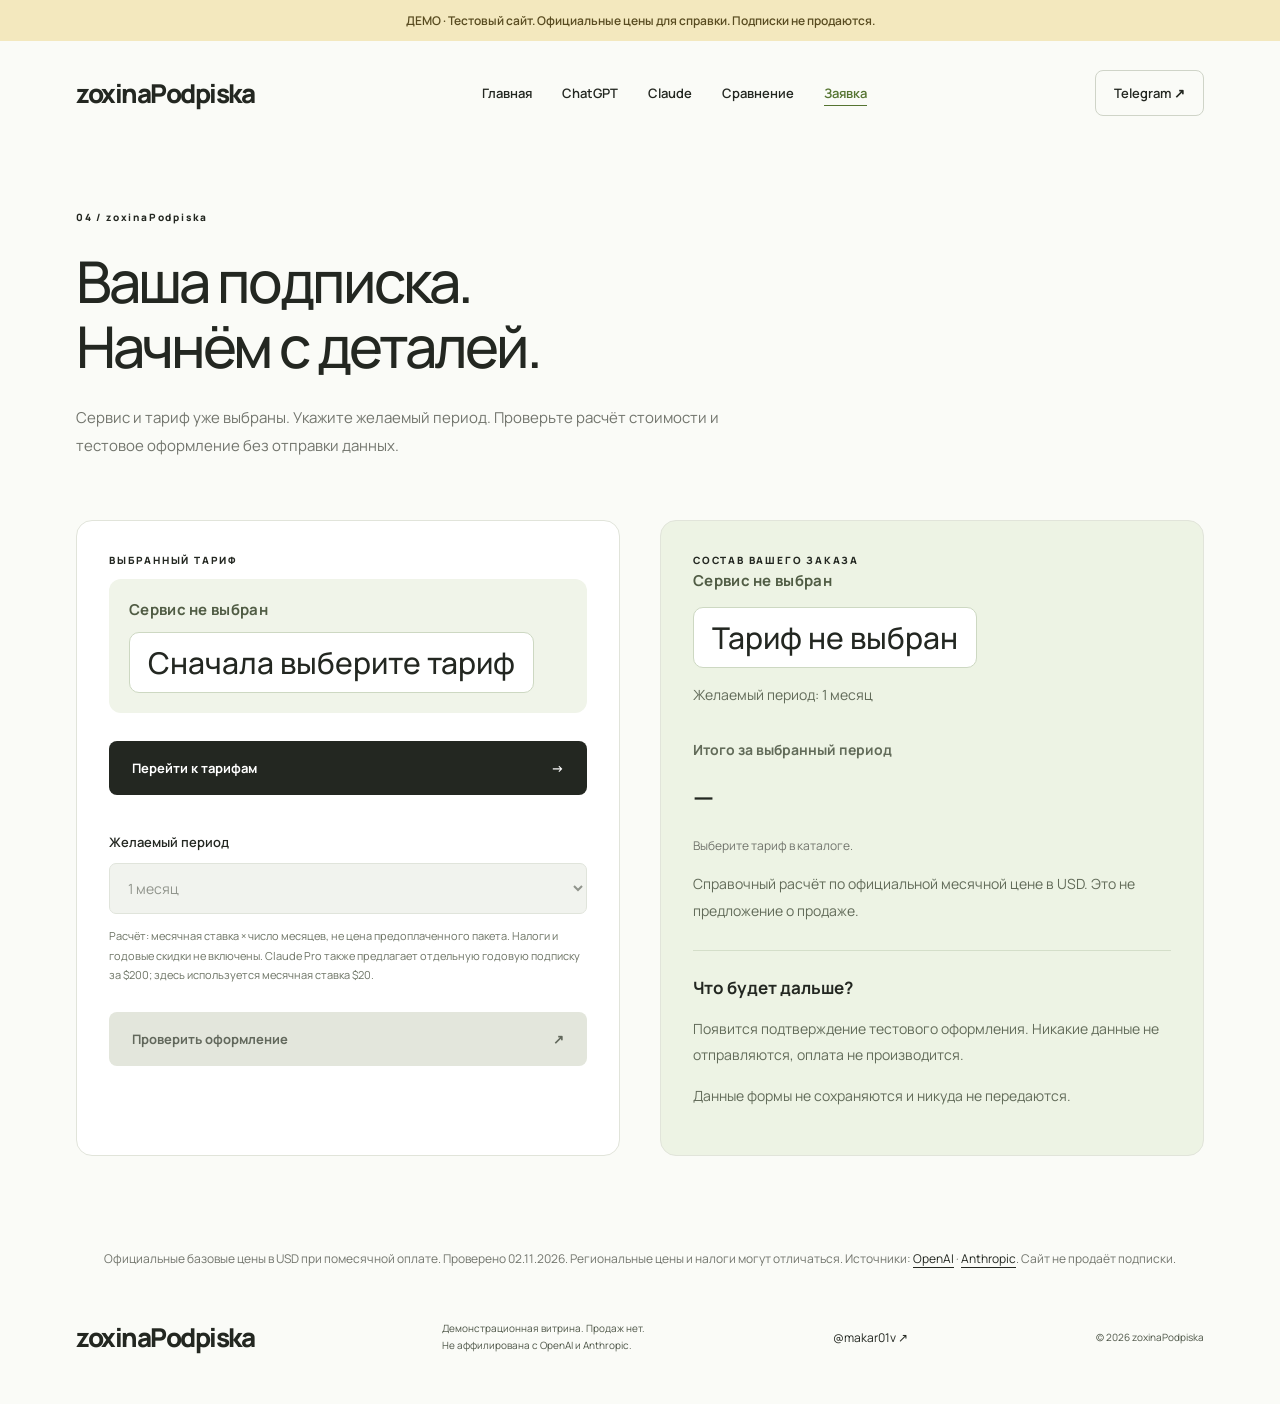
<file: order.html>
<!doctype html>
<html lang="ru"><head><meta charset="UTF-8"><meta name="viewport" content="width=device-width,initial-scale=1"><meta name="description" content="Оформление заявки. Выберите подписку и уточните условия в Telegram."><title>Оформление заявки — zoxinaPodpiska</title><link rel="stylesheet" href="style.css"></head><body><div class="demo-banner">ДЕМО · Тестовый сайт. Официальные цены для справки. Подписки не продаются.</div><header class="wrap nav"><a class="brand" href="index.html">zoxinaPodpiska</a><nav aria-label="Основная навигация"><a href="index.html">Главная</a><a href="chatgpt.html">ChatGPT</a><a href="claude.html">Claude</a><a href="compare.html">Сравнение</a><a href="order.html" aria-current="page">Заявка</a></nav><a class="contact" href="https://t.me/makar01v" target="_blank" rel="noopener noreferrer">Telegram ↗</a></header><main><section class="wrap page-intro"><div class="eyebrow">04 / zoxinaPodpiska</div><h1>Ваша подписка.<br>Начнём с деталей.</h1><p>Сервис и тариф уже выбраны. Укажите желаемый период. Проверьте расчёт стоимости и тестовое оформление без отправки данных.</p></section><section class="wrap order-layout"><form id="order-form" class="order-form"><div class="eyebrow">ВЫБРАННЫЙ ТАРИФ</div><div class="selected-product"><p id="selected-service" class="selected-service">Сервис не выбран</p><h2 id="selected-plan" class="plan-badge">Сначала выберите тариф</h2></div><a id="change-plan" class="change-plan" href="compare.html" hidden>Изменить тариф →</a><p id="selection-help"><a class="button dark" href="compare.html">Перейти к тарифам <span aria-hidden="true">→</span></a></p><label for="term">Желаемый период</label><select id="term" name="term"><option>1 месяц</option><option>3 месяца</option><option>12 месяцев</option></select><p class="field-note">Расчёт: месячная ставка × число месяцев, не цена предоплаченного пакета. Налоги и годовые скидки не включены. Claude Pro также предлагает отдельную годовую подписку за $200; здесь используется месячная ставка $20.</p><button class="button dark" type="submit" disabled>Проверить оформление <span>↗</span></button><noscript><p>Для проверки формы включите JavaScript. Продажи на сайте отключены.</p></noscript><p id="demo-result" role="status" hidden></p></form><aside class="order-summary"><div class="eyebrow">СОСТАВ ВАШЕГО ЗАКАЗА</div><p id="summary-service" class="selected-service">Сервис не выбран</p><h2 id="summary-plan" class="plan-badge">Тариф не выбран</h2><p id="summary-includes" class="summary-includes"></p><p id="summary-term">Желаемый период: 1 месяц</p><p class="total-label">Итого за выбранный период</p><div class="price" id="summary-price" aria-live="polite">—</div><p id="summary-calculation">Выберите тариф в каталоге.</p><p>Справочный расчёт по официальной месячной цене в USD. Это не предложение о продаже.</p><hr><h3>Что будет дальше?</h3><p>Появится подтверждение тестового оформления. Никакие данные не отправляются, оплата не производится.</p><p class="field-note">Данные формы не сохраняются и никуда не передаются.</p></aside></section><p class="catalog-note">Официальные базовые цены в USD при помесячной оплате. Проверено 02.11.2026. Региональные цены и налоги могут отличаться. Источники: <a href="https://learn.chatgpt.com/docs/pricing" target="_blank" rel="noopener noreferrer">OpenAI</a> · <a href="https://claude.com/pricing" target="_blank" rel="noopener noreferrer">Anthropic</a>. Сайт не продаёт подписки.</p></main><footer class="wrap"><a class="brand" href="index.html">zoxinaPodpiska</a><p>Демонстрационная витрина. Продаж нет.<br>Не аффилирована с OpenAI и Anthropic.</p><a href="https://t.me/makar01v" target="_blank" rel="noopener noreferrer">@makar01v ↗</a><span>© 2026 zoxinaPodpiska</span></footer><script src="app.js"></script></body></html>
</file>
<file: style.css>
@import url('https://fonts.googleapis.com/css2?family=Manrope:wght@400;500;600;700;800&display=swap');
:root{--ink:#232721;--muted:#72756d;--green:#d9efb0;--paper:#fafbf7;--line:#e1e4da}*{box-sizing:border-box}html{scroll-behavior:smooth;scroll-padding-top:24px}body{margin:0;background:var(--paper);color:var(--ink);font-family:Manrope,Arial,sans-serif}a{color:inherit;text-decoration:none}button,select{font:inherit}.wrap{max-width:1200px;margin:auto;padding-left:36px;padding-right:36px}.nav{height:104px;display:flex;align-items:center;justify-content:space-between;gap:25px}.brand{font-size:26px;font-weight:800;letter-spacing:-1.5px;display:flex;align-items:center;gap:6px}.brand-icon{font-size:35px;letter-spacing:-4px;margin-right:8px}.brand-icon span{color:#86a750}.dot{font-size:12px;align-self:flex-start;padding-top:7px;letter-spacing:0}.nav nav{display:flex;gap:30px;font-size:13px;font-weight:600}.contact{border:1px solid #cfd4c8;border-radius:8px;padding:13px 18px;font-size:13px;font-weight:600}.contact span{margin-left:20px}.hero{display:grid;grid-template-columns:1.15fr 1fr;align-items:center;min-height:590px;padding-top:50px;padding-bottom:70px}.eyebrow{font-size:10px;letter-spacing:1.8px;font-weight:800;display:flex;align-items:center;gap:9px}.eyebrow>span{width:6px;height:6px;background:#68893f;border-radius:50%}h1{font-size:clamp(38px,4.5vw,61px);letter-spacing:-3px;line-height:1.13;font-weight:500;margin:25px 0}h1 em{font-style:normal;background:linear-gradient(transparent 62%,#dfefc3 62%);white-space:nowrap}.hero-copy>p{color:var(--muted);font-size:15px;line-height:1.85;margin:25px 0 30px}.button{display:flex;align-items:center;justify-content:space-between;gap:35px;border-radius:8px;padding:18px 23px;font-size:13px;font-weight:700;transition:transform .2s,background .2s}.button:hover{transform:translateY(-3px)}.dark{background:var(--ink);color:white}.hero .button{width:240px}.hero-note{font-size:11px;color:#7b8073;margin-top:20px;display:flex;gap:9px;align-items:center}.hero-note span{font-size:18px}.visual{height:430px;position:relative;background:radial-gradient(ellipse,#e9f1de,transparent 67%)}.orbit{position:absolute;border:1px solid #dce4d3;border-radius:50%;inset:35px 10px;transform:rotate(-35deg)}.o2{inset:0 45px;transform:rotate(35deg)}.service-tile{position:absolute;width:195px;height:230px;border-radius:25px;box-shadow:0 20px 45px #2f402119;display:flex;flex-direction:column;align-items:center;justify-content:center}.gpt{left:28px;top:34px;background:#e0edce;transform:rotate(-12deg);z-index:2;border:1px solid #fbfff4}.claude{right:13px;top:142px;background:#f2dfd1;transform:rotate(12deg);border:1px solid #fff3e9;z-index:3}.tile-icon{font-size:78px;line-height:1.05;font-weight:400}.gpt .tile-icon{color:#455d36}.claude .tile-icon{color:#b86b50}.service-tile strong{font-size:26px;font-weight:600;letter-spacing:-1px;margin-top:15px}.service-tile>span{font-size:8px;letter-spacing:3px;margin-top:9px;color:#626954}.floating{position:absolute;z-index:4;background:white;border:1px solid #edf0e9;box-shadow:0 8px 20px #00000007;padding:14px 18px;border-radius:8px;font-size:11px}.label-one{right:0;top:55px;transform:rotate(4deg)}.label-one span{margin-left:20px}.label-two{bottom:22px;left:15px;transform:rotate(-4deg)}.label-two i{display:inline-block;width:6px;height:6px;background:#8aaa64;border-radius:50%;margin-right:7px}.spark{position:absolute;font-size:38px;color:#91a771}.s1{right:28px;top:0}.s2{left:5px;bottom:115px;font-size:28px}.visual-caption{position:absolute;bottom:-10px;right:10px;font-size:8px;letter-spacing:2px;color:#929b87}.use-strip{border-block:1px solid var(--line)}.use-strip>.wrap{display:flex;align-items:center;justify-content:space-between;padding-block:22px;gap:25px}.use-strip span{font-size:9px;letter-spacing:1.5px;color:#7b8272}.use-strip p{margin:0;font-size:18px;display:flex;align-items:center;gap:30px}.use-strip b{font-size:14px;color:#a2b68a}.services{padding-top:90px;padding-bottom:65px}.section-head{display:flex;justify-content:space-between;align-items:end;margin-bottom:35px}h2{font-size:39px;font-weight:500;letter-spacing:-1.6px;line-height:1.2;margin:19px 0 0}.section-head>p{font-size:13px;line-height:1.9;color:var(--muted);margin-bottom:0}.cards{display:grid;grid-template-columns:1fr 1fr;gap:22px}.card{padding:34px;border:1px solid #dce3d2;border-radius:16px;background:#f1f5e9}.card-claude{background:#f8f0e9;border-color:#ebdfd5}.card-top{display:flex;justify-content:space-between;align-items:center}.product-icon{font-size:43px;color:#506443}.card-claude .product-icon{color:#b57158}.tag{font-size:9px;letter-spacing:1.6px;border:1px solid #cfd8c3;padding:8px 11px;border-radius:5px}.card-claude .tag{border-color:#e0cdbf}.card h3{font-size:34px;letter-spacing:-1.3px;font-weight:600;margin:18px 0 10px}.card-intro{font-size:14px;line-height:1.8;color:#6c7364}.chips{display:flex;gap:7px;margin:20px 0 30px}.chips span{font-size:10px;background:#ffffff90;border-radius:5px;padding:7px 11px}.card-bottom{border-top:1px solid #d6decd;padding-top:23px;display:grid;grid-template-columns:1fr 1fr;align-items:center}.card-claude .card-bottom{border-color:#e7d8ca}.card label{font-size:12px;color:#626b59}select{width:100%;background:#ffffffa0;border:1px solid #d4dacd;padding:10px;border-radius:6px;color:var(--ink);font-size:12px}.price{grid-column:1/-1;font-size:27px;letter-spacing:-.8px;margin:28px 0 20px;font-weight:600;display:flex;align-items:baseline;gap:12px}.price span{font-size:10px;letter-spacing:0;font-weight:400;color:#7f8478}.card .button{grid-column:1/-1}.terracotta{background:#a36049;color:#fff}.catalog-note{text-align:center;font-size:12px;color:var(--muted);margin:24px 0 0}.catalog-note a{color:var(--ink);text-decoration:underline;text-underline-offset:4px}.steps{padding-block:35px 80px}.step-grid{display:grid;grid-template-columns:repeat(3,1fr);gap:42px;margin-top:45px}.step-grid article{border-top:1px solid var(--line);padding-top:23px}.step-grid article>span{font-size:12px;color:#8a977c}.step-grid h3{font-size:17px;font-weight:600;margin:20px 0 12px}.step-grid p{font-size:13px;line-height:1.85;color:var(--muted);max-width:290px}.faq{border-top:1px solid var(--line);display:grid;grid-template-columns:1fr 1.3fr;gap:65px;padding-top:70px;padding-bottom:85px}.faq>div>a{display:inline-block;margin-top:23px;font-size:12px;text-decoration:underline;text-underline-offset:5px}details{border-bottom:1px solid var(--line);padding:23px 0}details:first-child{padding-top:0}summary{list-style:none;cursor:pointer;font-size:14px;font-weight:600;display:flex;justify-content:space-between;gap:15px}summary::-webkit-details-marker{display:none}summary span{font-weight:400;font-size:22px;line-height:1}details[open] summary span{transform:rotate(45deg)}details p{font-size:13px;line-height:1.9;color:var(--muted);margin:15px 25px 0 0}.cta{position:relative;overflow:hidden;border-radius:16px;background:#dfedc7;padding:45px;display:flex;align-items:center;justify-content:space-between;gap:30px}.cta>div{z-index:1}.cta h2{font-size:42px}.cta p{font-size:13px;margin-bottom:20px}.cta-star{position:absolute;font-size:290px;line-height:1;left:48%;top:0;color:#d2e4b4;transform:rotate(15deg);z-index:0}footer{padding-top:43px!important;padding-bottom:40px!important;display:flex;align-items:center;justify-content:space-between;gap:22px}footer p,footer>span{font-size:10px;color:#62685c;line-height:1.7}footer>a:not(.brand){font-size:12px}a:focus-visible,summary:focus-visible,select:focus-visible{outline:3px solid #6c8a47;outline-offset:5px}@media(min-width:1450px){.hero{min-height:660px}}@media(max-width:900px){.wrap{padding-left:24px;padding-right:24px}.nav nav{gap:16px}.hero{grid-template-columns:1.15fr 1fr}h1{font-size:42px;letter-spacing:-2px}.service-tile{width:150px;height:190px}.gpt{left:10px}.claude{right:0}.tile-icon{font-size:58px}.service-tile strong{font-size:23px}.use-strip p{gap:16px;font-size:15px}.use-strip span{max-width:110px;line-height:1.7}.price{flex-wrap:wrap;gap:4px}.price span{width:100%}.cta{margin-inline:24px}.faq{gap:35px}}@media(max-width:640px){.nav{height:80px}.nav nav{display:none}.brand{font-size:23px}.contact{font-size:11px;padding:10px 13px}.contact span{margin-left:10px}.hero{grid-template-columns:1fr;padding-top:38px;padding-bottom:40px;gap:15px}.hero h1{font-size:clamp(33px,8.6vw,52px);letter-spacing:-1.7px}.hero-copy>p{font-size:13px}.eyebrow{font-size:8px;letter-spacing:1.5px}.hero .button{width:100%;max-width:310px}.hero-note{font-size:10px}.visual{height:345px;width:100%;max-width:370px;margin:auto}.service-tile{width:157px;height:189px}.gpt{left:32px;top:25px}.claude{right:18px;top:118px}.label-one{top:40px}.label-two{bottom:2px;left:8px;font-size:9px}.visual-caption{display:none}.s1{right:5px}.use-strip>.wrap{display:block;text-align:center;padding-block:20px}.use-strip span{max-width:none;font-size:8px}.use-strip p{justify-content:space-between;font-size:12px;gap:8px;margin-top:16px}.use-strip b{font-size:10px}.services{padding-top:55px;padding-bottom:30px}.section-head{display:block}.section-head>p{font-size:12px;margin-top:20px}h2{font-size:32px}.cards{grid-template-columns:1fr}.card{padding:25px}.price{display:block;font-size:27px}.price span{margin-left:8px}.catalog-note{line-height:1.9}.catalog-note a{display:block}.steps{padding-top:35px;padding-bottom:45px}.step-grid{grid-template-columns:1fr;gap:18px;margin-top:30px}.step-grid article{position:relative;padding-left:39px;padding-top:18px}.step-grid article>span{position:absolute;left:0;top:22px}.step-grid h3{margin:0 0 8px}.step-grid p{max-width:none;margin:0}.faq{grid-template-columns:1fr;padding-block:45px;gap:30px}.faq h2 br{display:none}summary{font-size:13px}.cta{padding:30px 24px;display:block}.cta h2{font-size:33px}.cta>div{position:relative}.cta>div+div{margin-top:27px}.cta-star{left:45%;font-size:240px}footer{display:grid;grid-template-columns:1fr 1fr;padding-block:30px!important}footer p{grid-row:2}footer>span{text-align:right}footer>a:not(.brand){text-align:right}}
@media(prefers-reduced-motion:reduce){html{scroll-behavior:auto}.button{transition:none}}
/* Multipage catalog and order flow */
.nav nav a[aria-current="page"]{color:#557431;text-decoration:underline;text-underline-offset:7px}.page-intro{padding-top:65px;padding-bottom:45px}.page-intro h1{max-width:900px}.page-intro>p{max-width:650px;color:var(--muted);font-size:15px;line-height:1.85}.plan-section{padding-bottom:60px}.plan-grid{display:grid;grid-template-columns:repeat(3,1fr);gap:20px}.plan-grid .card{padding:26px;display:flex;flex-direction:column}.plan-grid .card h2{font-size:40px}.plan-grid .card h3.plan-title{font-size:17px;letter-spacing:-.3px;line-height:1.5;margin-top:22px}.plan-description{font-size:13px;color:var(--muted);line-height:1.8;flex:1}.plan-note,.field-note{font-size:11px;color:#6c7364;line-height:1.8}.plan-grid .button{gap:10px;margin-top:12px}.page-bottom{border-top:1px solid var(--line);padding-block:40px 60px}.page-bottom p{max-width:650px;line-height:1.8;color:var(--muted);font-size:14px}.page-bottom>a{font-size:14px;text-decoration:underline}.filter-row{display:flex;gap:12px;margin-bottom:24px;flex-wrap:wrap}.filter-row button{padding:12px 20px;border:1px solid var(--line);background:white;color:var(--ink);border-radius:8px;cursor:pointer}.filter-row button[aria-pressed="true"]{background:var(--ink);color:white}.table-scroll{overflow-x:auto;border:1px solid var(--line);border-radius:12px}table{border-collapse:collapse;width:100%;min-width:650px;text-align:left}caption{text-align:left;padding:20px;font-weight:600;background:#edf3e4}th,td{padding:20px;border-bottom:1px solid var(--line);font-size:13px}thead{background:#f2f5ed}td a{text-decoration:underline;text-underline-offset:4px}.order-layout{display:grid;grid-template-columns:1fr 1fr;gap:40px;padding-bottom:70px}.order-form,.order-summary{padding:32px;border:1px solid var(--line);border-radius:16px}.order-form{background:white;display:flex;flex-direction:column;gap:12px}.order-form label{font-size:13px;font-weight:600;margin-top:10px}.order-form label span{font-weight:400;color:var(--muted)}.order-form select,.order-form textarea{font:inherit;font-size:14px;padding:14px;border:1px solid #d4dacd;border-radius:7px;background:var(--paper);width:100%;color:var(--ink)}.order-form textarea{resize:vertical;min-height:90px}.order-form .field-note{margin:0}.order-form button{border:0;cursor:pointer;margin-top:15px}.order-summary{background:#edf3e4;align-self:start}.order-summary>p{font-size:14px;line-height:1.9;color:#626b59}.order-summary hr{border:0;border-top:1px solid #d4dec9;margin:25px 0}.order-summary h3{font-size:17px}button:focus-visible,textarea:focus-visible{outline:3px solid #6c8a47;outline-offset:4px}[hidden]{display:none!important}@media(max-width:900px){.plan-grid{grid-template-columns:1fr}.plan-grid .card{display:block}.plan-grid .button{max-width:350px}.order-layout{gap:20px}.nav{flex-wrap:wrap;height:auto;min-height:104px;padding-block:20px}.nav nav{order:3;flex-basis:100%;justify-content:center}.plan-grid .price span{width:auto}}@media(max-width:640px){.nav nav{display:flex;justify-content:space-between;gap:9px;font-size:11px;overflow-x:auto;padding-bottom:6px}.page-intro{padding-top:35px;padding-bottom:25px}.page-intro h1{font-size:36px;letter-spacing:-1.5px}.order-layout{grid-template-columns:1fr}.order-form,.order-summary{padding:22px}.plan-section{padding-bottom:35px}.filter-row button{padding:10px 14px;font-size:12px}.plan-grid .button{max-width:none}}
/* Service chooser keeps the two existing tariff pages as destinations. */
.service-choice{width:min(680px,calc(100% - 32px));max-height:calc(100dvh - 48px);overflow:auto;padding:38px;border:1px solid var(--line);border-radius:20px;background:var(--paper);color:var(--ink);box-shadow:0 24px 100px #18200e35}.service-choice::backdrop{background:#1e291bb3;backdrop-filter:blur(5px)}.choice-close{display:flex;justify-content:flex-end;margin:-20px -18px 10px 0}.choice-close button{width:36px;height:36px;border:0;border-radius:50%;background:#e9eddf;color:var(--ink);font:inherit;font-size:25px;cursor:pointer}.service-choice h2{font-size:32px;letter-spacing:-1px}.service-choice>p{font-size:14px;color:var(--muted);line-height:1.7}.choice-grid{display:grid;grid-template-columns:1fr 1fr;gap:16px;margin-top:27px}.choice-option{display:flex;flex-direction:column;gap:12px;padding:25px 20px;border:1px solid #d3dfc4;border-radius:13px;background:#edf3e4}.choice-claude{background:#f5e7dd;border-color:#e5ccbc}.choice-symbol{font-size:38px;line-height:1;color:#59713e}.choice-claude .choice-symbol{color:#a36049}.choice-option strong{font-size:21px;letter-spacing:-.7px}.choice-option>span:not(.choice-symbol){font-size:12px;color:var(--muted)}.choice-option b{font-size:12px;margin-top:15px}.choice-option:hover{border-color:#677d50}.choice-claude:hover{border-color:#a36049}body:has(.service-choice[open]){overflow:hidden}@media(max-width:520px){.service-choice{padding:26px}.service-choice h2{font-size:27px}.choice-grid{grid-template-columns:1fr}.choice-option{padding:18px}.choice-symbol{font-size:29px}.choice-option b{margin-top:3px}}
.demo-banner{padding:11px 20px;text-align:center;background:#f3e8be;color:#584b20;font-size:12px;line-height:1.6;font-weight:600}#demo-result{padding:16px;background:#edf3e4;border:1px solid #c9dab4;border-radius:8px;font-size:13px;line-height:1.8}#summary-calculation{font-size:12px;color:var(--muted)}
.service-logo{display:block;width:48px;height:48px;object-fit:contain;flex-shrink:0}.tile-icon .service-logo{width:72px;height:72px}.table-service{display:flex;align-items:center;gap:12px;min-width:160px}.table-service .service-logo{width:28px;height:28px}.feature-list{margin:0;padding-left:18px;line-height:1.75;min-width:240px}.feature-list li+li{margin-top:7px}.plan-grid .feature-list{margin-block:15px;min-width:0}.service-tile.gpt,.service-tile.claude{transform:none}.choice-symbol .service-logo{width:40px;height:40px}

.hero-copy>p.hero-subtitle{font-size:clamp(22px,2.5vw,32px);line-height:1.4;font-weight:600;color:var(--ink);margin:24px 0 8px}.hero-copy>p.hero-caption{font-size:12px;line-height:1.6;color:var(--muted);margin:0 0 26px}

/* Animate whole service cards on the homepage only. */
.home-page .service-tile,.home-page .services .card{transition:transform 280ms cubic-bezier(.2,.8,.2,1),box-shadow 280ms ease;transform-origin:center}
@media(hover:hover) and (pointer:fine){
 .home-page .service-tile:hover,.home-page .services .card:hover{transform:translateY(-5px) scale(1.035);box-shadow:0 24px 48px #2f402126}
 .home-page .service-tile:hover{z-index:5}
}
@media(prefers-reduced-motion:reduce){
 .home-page .service-tile,.home-page .services .card{transition:none}
 .home-page .service-tile:hover,.home-page .services .card:hover{transform:none}
}

/* Disabled checkout controls must not resemble active actions. */
.order-form button:disabled,.order-form button:disabled:hover{background:#e3e6dc;color:#62685c;cursor:not-allowed;transform:none;box-shadow:none}
.order-form select:disabled{background:#eceee7;color:#62685c;cursor:not-allowed}

footer p,footer>span{color:#4d5547}
.selected-product{padding:20px;background:#f0f4e9;border-radius:12px}.selected-service{font-size:15px!important;font-weight:700;color:#505c44!important;margin:0 0 12px!important;letter-spacing:.3px}.plan-badge{display:inline-block;background:#fff;border:1px solid #cdd8c2;border-radius:10px;padding:10px 18px;margin:0!important;font-size:30px;line-height:1.3;letter-spacing:0;overflow-wrap:anywhere}.change-plan{align-self:flex-start;padding:10px 0;font-size:13px;text-decoration:underline;text-underline-offset:4px}.total-label{margin-top:28px;font-size:13px;font-weight:700}.order-summary #summary-price{margin-top:8px}.code-intro{display:flex;gap:16px;align-items:center;padding:20px;border:1px solid #e5ccbc;border-radius:12px;background:#f8f0e9;margin-bottom:24px}.code-intro img{flex-shrink:0}.code-intro strong{font-size:20px}.code-intro p{font-size:13px;color:var(--muted);line-height:1.7;margin:6px 0 0}.summary-includes{font-size:13px!important}.wrap{min-width:0}
@media(max-width:640px){
 .nav .brand{font-size:22px;letter-spacing:-1px}.nav{column-gap:12px}.nav nav a{min-height:44px;display:flex;align-items:center;white-space:nowrap}.button{min-height:48px}.order-form select{font-size:16px;min-height:48px}.hero-copy h1 em{white-space:normal}.hero h1{overflow-wrap:break-word}.order-layout{gap:20px}.order-summary{order:-1}.plan-badge{font-size:27px}.table-scroll{overflow:visible;border:0}table{min-width:0;display:block}caption{display:block;border-radius:10px;margin-bottom:16px}thead{position:absolute;width:1px;height:1px;overflow:hidden;clip-path:inset(50%)}tbody{display:grid;gap:16px}tr[data-service]{display:block;border:1px solid var(--line);border-radius:12px;background:#fff;padding:17px}tr[data-service] th,tr[data-service] td{display:block;padding:10px 0;border:0}td[data-label]::before{content:attr(data-label);display:block;font-size:11px;color:#62685c;font-weight:700;margin-bottom:8px}.feature-list{min-width:0}.table-service{min-width:0}tr[data-service] td:last-child a{display:block;padding:13px;text-align:center;background:var(--ink);color:white;border-radius:7px;text-decoration:none}.code-intro{align-items:flex-start;padding:16px}.code-intro img{width:44px;height:44px}footer{column-gap:12px}footer .brand{font-size:21px;letter-spacing:-1px}}
@media(max-width:360px){.wrap{padding-left:16px;padding-right:16px}.nav .contact{padding:9px}.nav nav{gap:12px;justify-content:flex-start}.nav .brand{font-size:20px}.demo-banner{font-size:11px}.service-tile{width:142px}.gpt{left:15px}.claude{right:8px}}

/* The Claude mark sits directly on the dark card, without an icon badge. */
.home-page .service-tile.claude,.home-page .card-claude,.home-page .choice-claude{background:#232721;color:#fff;border-color:#444a40}
.home-page img[src="assets/claude-dark.png"]{background:transparent;border-radius:0;padding:0;filter:grayscale(1) contrast(3);mix-blend-mode:lighten}
.home-page .claude>span,.home-page .card-claude .card-intro,.home-page .card-claude .price span,.home-page .card-claude .plan-note,.home-page .choice-claude>span:not(.choice-symbol){color:#d9dfd4}
.home-page .card-claude .tag,.home-page .card-claude .card-bottom{border-color:#596151}
.home-page .card-claude .chips span{background:#3b4335;color:#fff}
.home-page .card-claude .button{background:#d9efb0;color:#232721}


/* Prominent introduction and directional cue for use cases. */
.use-strip .use-title{display:flex;align-items:center;gap:20px;max-width:none;font-size:20px;font-weight:800;letter-spacing:-.4px;line-height:1.35;color:var(--ink)}
.use-strip .use-title .use-arrow{display:inline-block;flex-shrink:0;font-size:36px;line-height:1;color:#59713e;letter-spacing:0}
@media(max-width:900px){.use-strip>.wrap{flex-direction:column;gap:12px}.use-strip .use-title{justify-content:center;text-align:center}.use-strip .use-title .use-arrow{transform:rotate(90deg)}}
@media(max-width:640px){.use-strip .use-title{font-size:20px;flex-direction:column;gap:6px}.use-strip .use-title .use-arrow{font-size:30px}.use-strip p{flex-wrap:wrap;justify-content:center;gap:12px;font-size:14px}}
</file>
